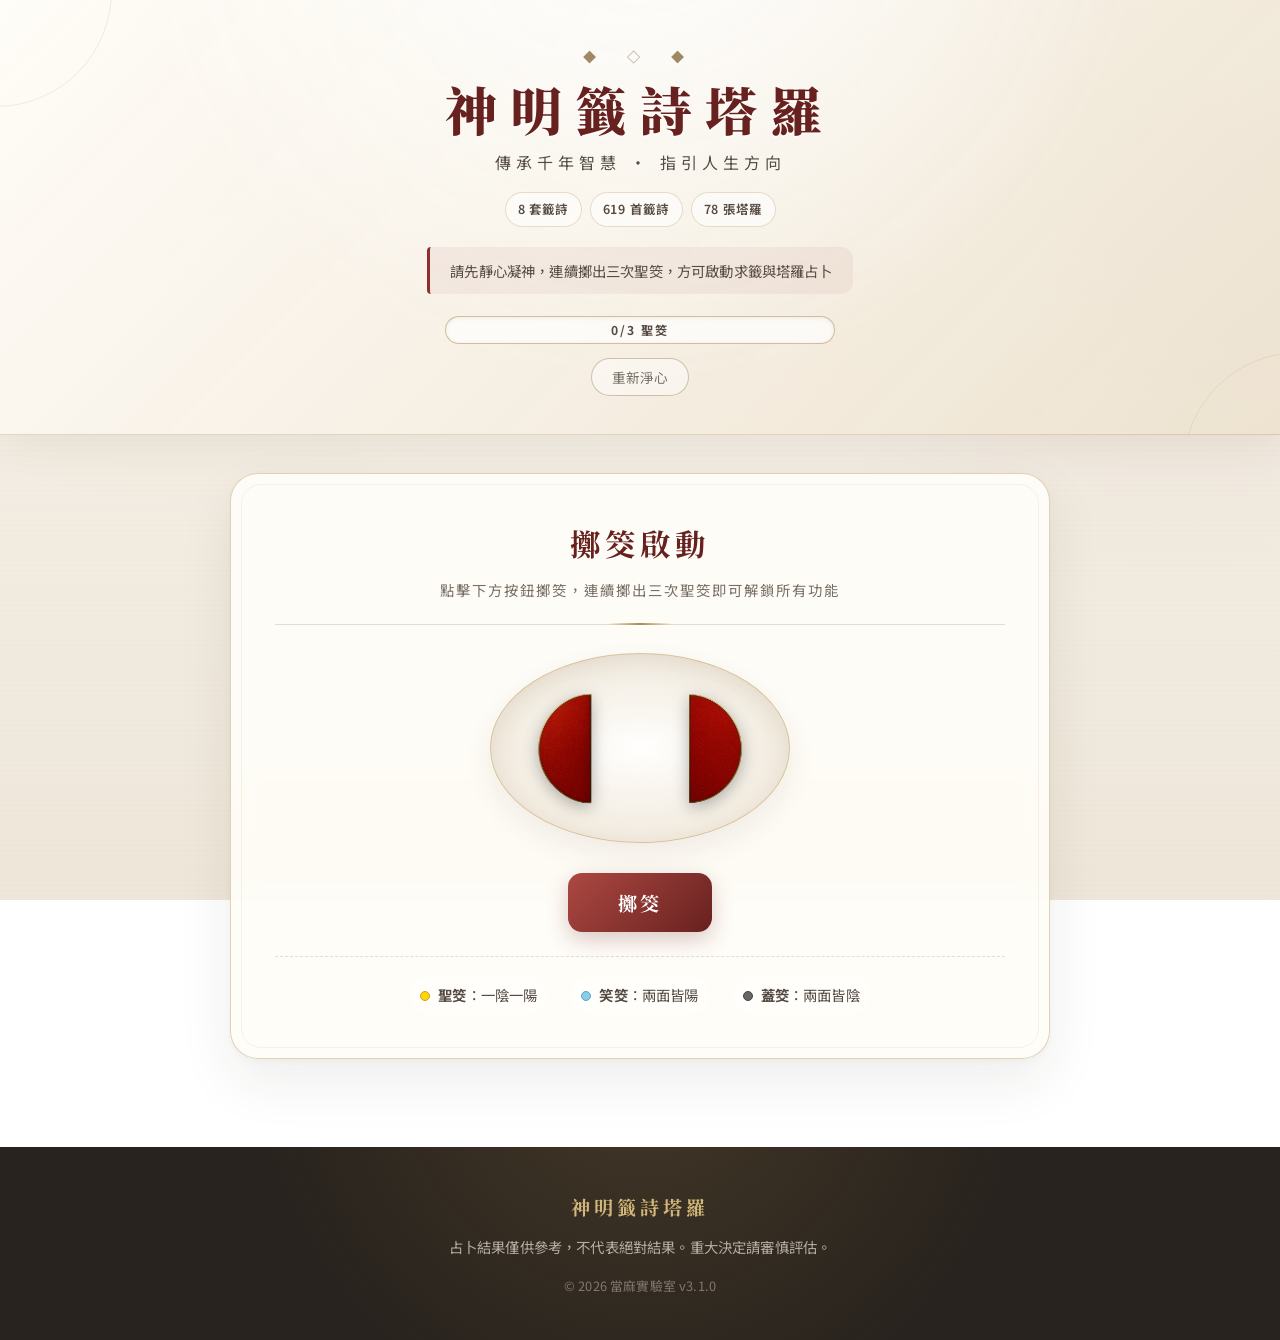
<file: index.html>
<!DOCTYPE html>
<html lang="zh-Hant">
<head>
    <meta charset="UTF-8">
    <meta name="viewport" content="width=device-width, initial-scale=1.0">
    <meta name="theme-color" content="#8d302d">
    <title>神明籤詩塔羅 - 台灣傳統籤詩占卜系統</title>
    <link rel="preconnect" href="https://fonts.googleapis.com">
    <link rel="preconnect" href="https://fonts.gstatic.com" crossorigin>
    <link href="https://fonts.googleapis.com/css2?family=Noto+Serif+TC:wght@400;600;700;900&family=Noto+Sans+TC:wght@300;400;500;700&display=swap" rel="stylesheet">
    <link rel="stylesheet" href="assets/css/app.css">
    <link rel="icon" type="image/x-icon" href="assets/images/favicon.ico">
    <link rel="icon" type="image/png" sizes="512x512" href="assets/images/icon.png">
    <link rel="apple-touch-icon" href="assets/images/icon.png">
</head>
<body>
    <!-- 首頁 Hero -->
    <header class="hero">
        <div class="hero-inner">
            <div class="hero-decoration">◆ ◇ ◆</div>
            <h1>神明籤詩塔羅</h1>
            <p class="subtitle">傳承千年智慧 · 指引人生方向</p>
            <div class="hero-stats" aria-label="內容統計">
                <span class="hero-stat">8 套籤詩</span>
                <span class="hero-stat">619 首籤詩</span>
                <span class="hero-stat">78 張塔羅</span>
            </div>
            <p class="hint">請先靜心凝神，連續擲出三次聖筊，方可啟動求籤與塔羅占卜</p>
            
            <!-- 進度條 -->
            <div class="progress-container">
                <div class="progress-fill" id="progress-fill"></div>
                <span class="progress-text" id="progress-text">0/3 聖筊</span>
            </div>
            
            <button id="btn-reset" class="btn-reset">重新淨心</button>
        </div>
    </header>

    <main class="container">
        <!-- 三聖筊啟動區 -->
        <section id="locked-section" class="card card-cup">
            <div class="card-header">
                <h2>擲筊啟動</h2>
                <p>點擊下方按鈕擲筊，連續擲出三次聖筊即可解鎖所有功能</p>
            </div>
            
            <div class="cup-stage">
                <div class="cup-pair">
                    <div class="jiao-wrapper" id="cup-left-wrapper">
                        <div class="jiao-inner">
                            <div class="jiao-side jiao-front">
                                <img src="assets/images/cup-left-back.png" alt="筊杯蓋面" class="jiao-img">
                            </div>
                            <div class="jiao-side jiao-back">
                                <img src="assets/images/cup-left.png" alt="筊杯陽面" class="jiao-img">
                            </div>
                        </div>
                    </div>
                    <div class="jiao-wrapper" id="cup-right-wrapper">
                        <div class="jiao-inner">
                            <div class="jiao-side jiao-front">
                                <img src="assets/images/cup-right-back.png" alt="筊杯蓋面" class="jiao-img">
                            </div>
                            <div class="jiao-side jiao-back">
                                <img src="assets/images/cup-right.png" alt="筊杯陽面" class="jiao-img">
                            </div>
                        </div>
                    </div>
                </div>
            </div>
            
            <button id="btn-throw-cup" class="btn btn-primary btn-large">擲筊</button>
            
            <div id="cup-result"></div>
            
            <div class="cup-instructions">
                <div class="instruction-item">
                    <span class="dot holy"></span>
                    <span><strong>聖筊</strong>：一陰一陽</span>
                </div>
                <div class="instruction-item">
                    <span class="dot laugh"></span>
                    <span><strong>笑筊</strong>：兩面皆陽</span>
                </div>
                <div class="instruction-item">
                    <span class="dot yin"></span>
                    <span><strong>蓋筊</strong>：兩面皆陰</span>
                </div>
            </div>
        </section>

        <!-- 已解鎖區域 -->
        <div id="unlocked-section" class="hidden">
            <!-- 求籤區 -->
            <section class="card card-fortune">
                <div class="card-header">
                    <div class="card-icon">🏯</div>
                    <h2>求籤問事</h2>
                    <p>誠心祈求，神明指引</p>
                </div>
                
                <div class="form-group">
                    <label for="fortune-system">選擇籤詩系統</label>
                    <select id="fortune-system">
                        <!-- 動態載入 -->
                    </select>
                </div>
                
                <div class="text-center">
                    <button id="btn-draw-fortune" class="btn btn-primary btn-large">誠心求籤</button>
                </div>
                
                <div class="canvas-container">
                    <canvas id="fortune-canvas" width="800" height="1000" class="fortune-canvas"></canvas>
                </div>
                
                <div id="fortune-result"></div>
            </section>

            <!-- 塔羅占卜區 -->
            <section class="card card-tarot">
                <div class="card-header">
                    <div class="card-icon">🔮</div>
                    <h2>塔羅占卜</h2>
                    <p>探索內心，指引方向</p>
                </div>
                
                <div class="form-row">
                    <div class="form-group">
                        <label for="tarot-spread">選擇牌陣</label>
                        <select id="tarot-spread">
                            <!-- 動態載入 -->
                        </select>
                    </div>
                    <div class="form-group">
                        <label for="tarot-question">您的問題（選填）</label>
                        <input type="text" id="tarot-question" placeholder="請輸入您想問的問題...">
                    </div>
                </div>
                
                <div class="text-center">
                    <button id="btn-draw-tarot" class="btn btn-tarot btn-large">抽牌占卜</button>
                </div>
                
                <div id="tarot-canvas-container" class="canvas-container"></div>
                <div id="tarot-result"></div>
            </section>

            <!-- 資料總表區 -->
            <section class="card card-data">
                <div class="card-header">
                    <div class="card-icon">📊</div>
                    <h2>資料總表</h2>
                    <p>完整籤詩系統與塔羅牌資料</p>
                </div>
                
                <div class="table-responsive">
                    <table class="data-table">
                        <thead>
                            <tr>
                                <th>體系</th>
                                <th>張數</th>
                                <th>狀態</th>
                            </tr>
                        </thead>
                        <tbody>
                            <tr><td>觀音一百籤</td><td>100</td><td><span class="badge badge-success">完成</span></td></tr>
                            <tr><td>關聖帝君一百籤</td><td>100</td><td><span class="badge badge-success">完成</span></td></tr>
                            <tr><td>六十甲子籤</td><td>60</td><td><span class="badge badge-success">完成</span></td></tr>
                            <tr><td>四聖真君靈籤</td><td>49</td><td><span class="badge badge-success">完成</span></td></tr>
                            <tr><td>扶天廣聖如意靈籤</td><td>120</td><td><span class="badge badge-success">完成</span></td></tr>
                            <tr><td>註生娘娘靈籤</td><td>30</td><td><span class="badge badge-success">完成</span></td></tr>
                            <tr><td>保生大帝六十籤（大龍峒保安宮版）</td><td>60</td><td><span class="badge badge-success">完成</span></td></tr>
                            <tr><td>媽祖天后宮一百籤（澎湖天后宮版）</td><td>100</td><td><span class="badge badge-success">完成</span></td></tr>
                            <tr><td>偉特塔羅</td><td>78</td><td><span class="badge badge-success">完成</span></td></tr>
                        </tbody>
                    </table>
                </div>
            </section>
        </div>
    </main>

    <!-- 頁腳 -->
    <footer class="footer">
        <div class="footer-inner">
            <p class="footer-title">神明籤詩塔羅</p>
            <p class="footer-desc">占卜結果僅供參考，不代表絕對結果。重大決定請審慎評估。</p>
            <p class="footer-copy">© 2026 當麻實驗室 v3.1.0</p>
        </div>
    </footer>

    <!-- JavaScript -->
    <script src="assets/js/random-engine.js?v=260716175615"></script>
    <script src="assets/js/state.js?v=260716175615"></script>
    <script src="assets/js/fortune-catalog.js"></script>
    <script src="assets/js/safety-warnings.js"></script>
    <script src="assets/js/semantic-readings-data.js"></script>
    <script src="assets/js/guanyin-100-data.js?v=260716175615"></script>
    <script src="assets/js/liushi-60-data.js?v=260716175615"></script>
    <script src="assets/js/guandi-100-data.js?v=260716175615"></script>
    <script src="assets/js/sizhen-49-data.js?v=260716175615"></script>
    <script src="assets/js/futian-120-data.js?v=260716175615"></script>
    <script src="assets/js/zhusheng-30-data.js?v=260716175615"></script>
    <script src="assets/js/baosheng-60-data.js?v=260716175615"></script>
    <script src="assets/js/tianhou-100-data.js?v=260716175615"></script>
    <script src="assets/js/fortune-engine.js?v=260716175615"></script>
    <script src="assets/js/tarot-engine.js?v=260716175615"></script>
    <script src="assets/js/fortune-canvas.js?v=260716175615"></script>
    <script src="assets/js/tarot-canvas.js?v=260716175615"></script>
    <script src="assets/js/ui-renderer.js?v=260716175615"></script>
    <script>
        async function initApp() {
            console.log('=== Initializing app ===');
            try {
                console.log('1. Loading fortune systems...');
                await FortuneEngine.init();
                console.log('   Fortune systems loaded:', FortuneEngine.getSystems()?.length || 0);
                
                console.log('2. Loading tarot data...');
                await TarotEngine.init();
                console.log('   Tarot cards loaded:', TarotEngine.cards?.length || 0);
                
                console.log('3. Initializing UI...');
                UIRenderer.init();
                
                console.log('4. Force updating selects...');
                UIRenderer.updateFortuneSystemSelect();
                UIRenderer.updateTarotSpreadSelect();
                
                console.log('=== App initialized successfully! ===');
            } catch (e) {
                console.error('Failed to initialize app:', e);
                alert('初始化失敗，請重新整理頁面。錯誤: ' + e.message);
            }
        }
        document.addEventListener('DOMContentLoaded', initApp);
    </script>
</body>
</html>
</file>
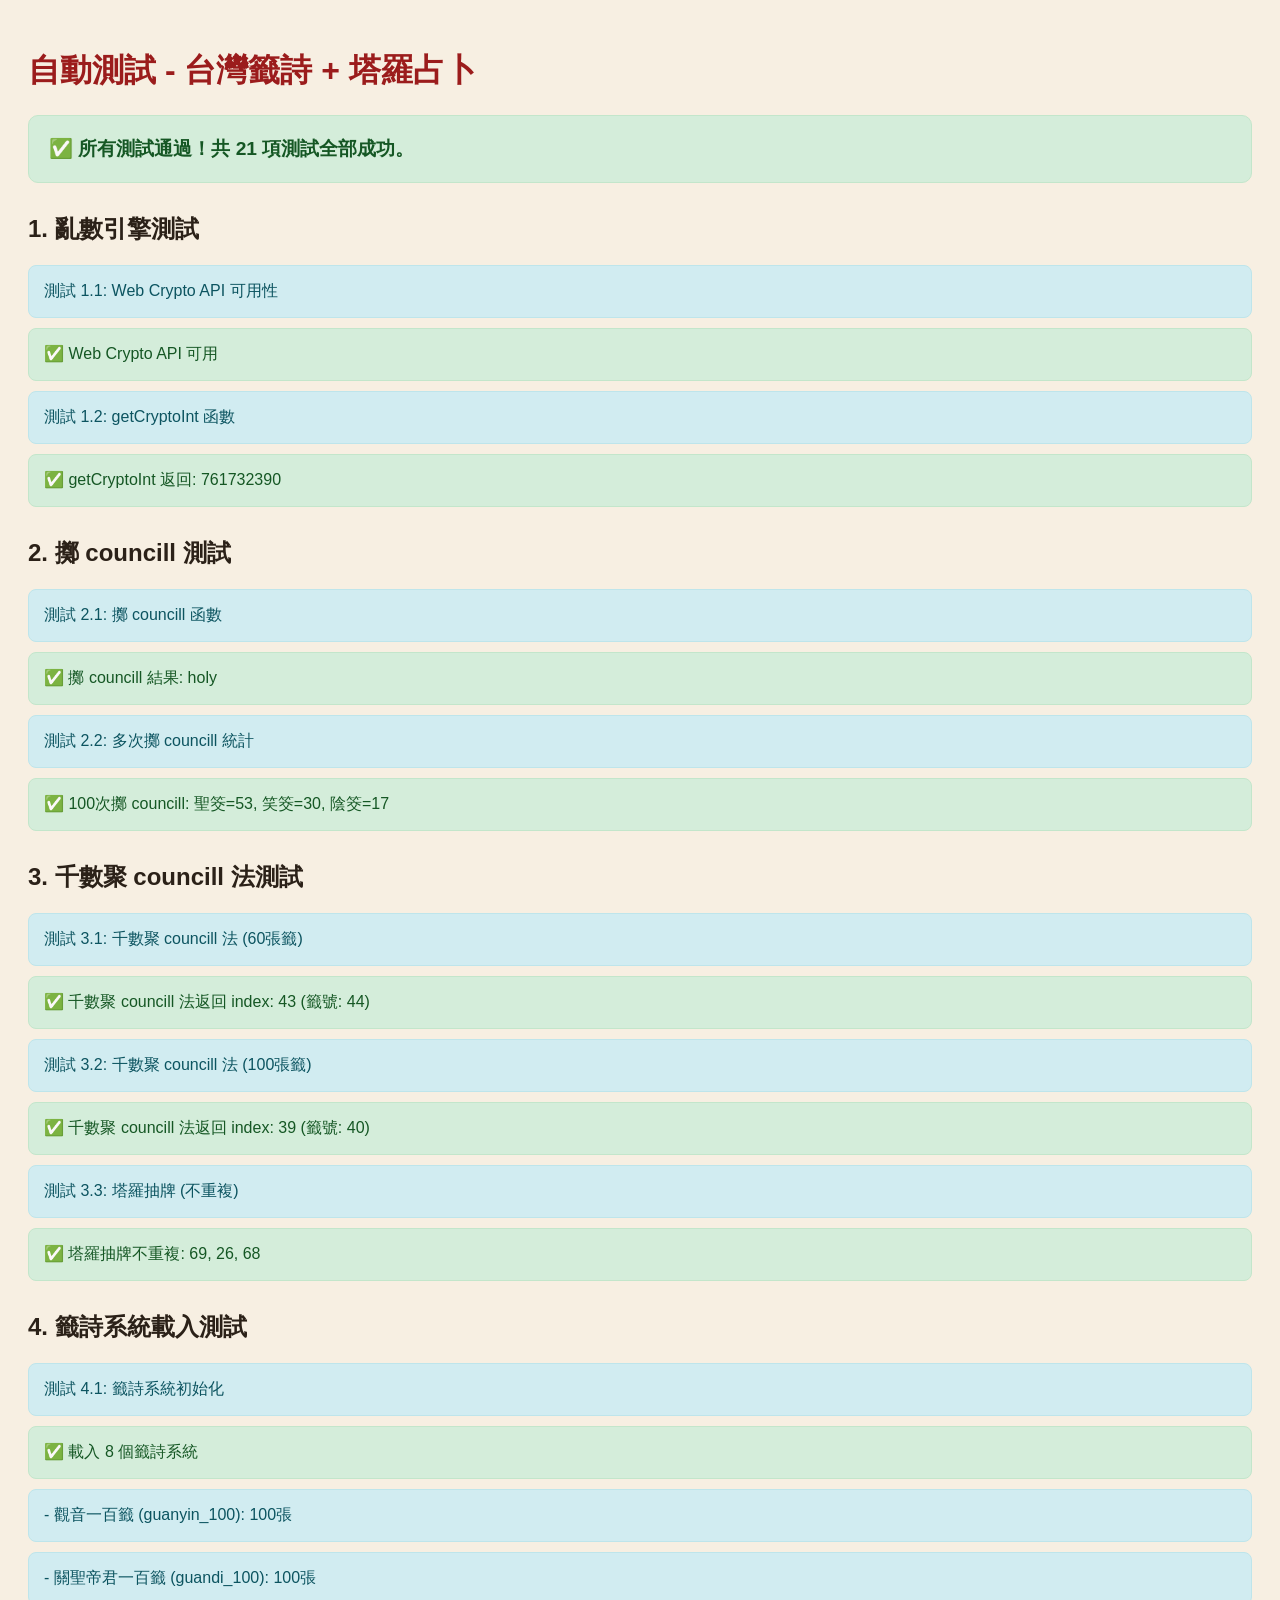
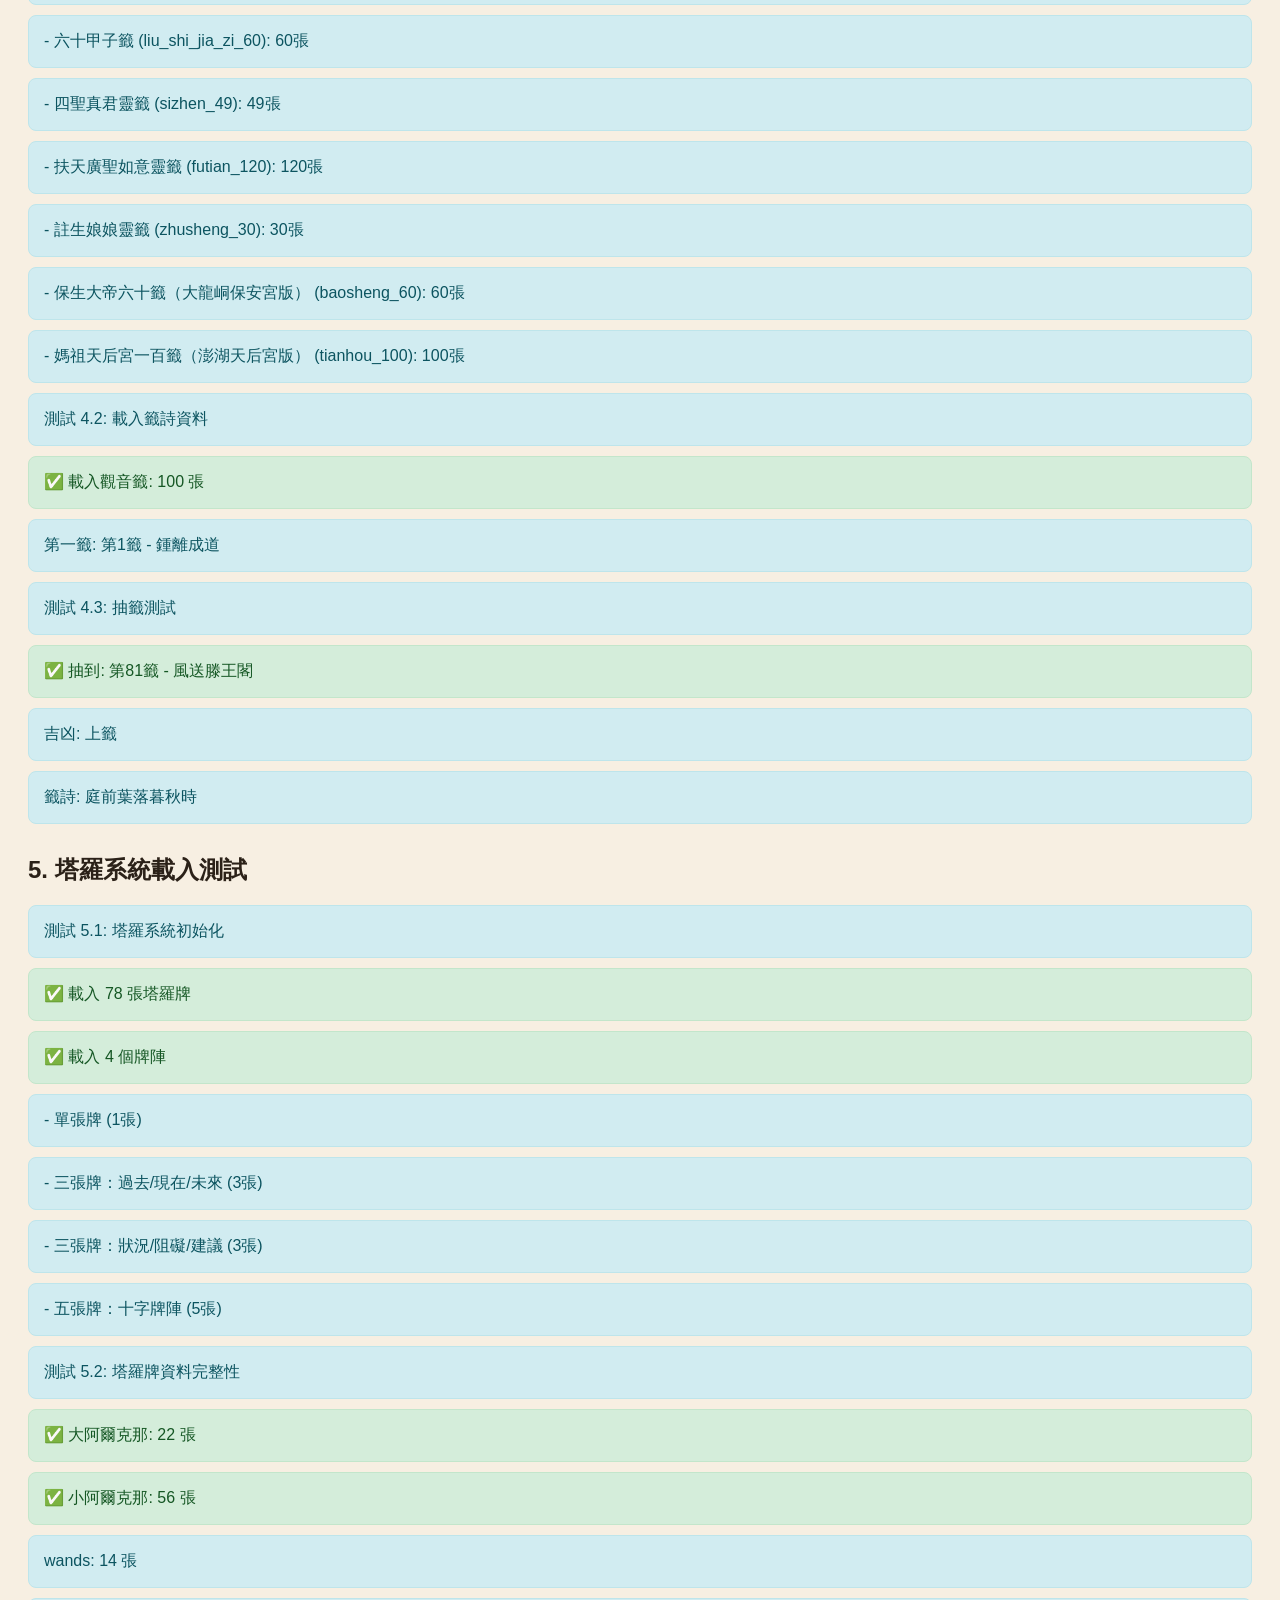
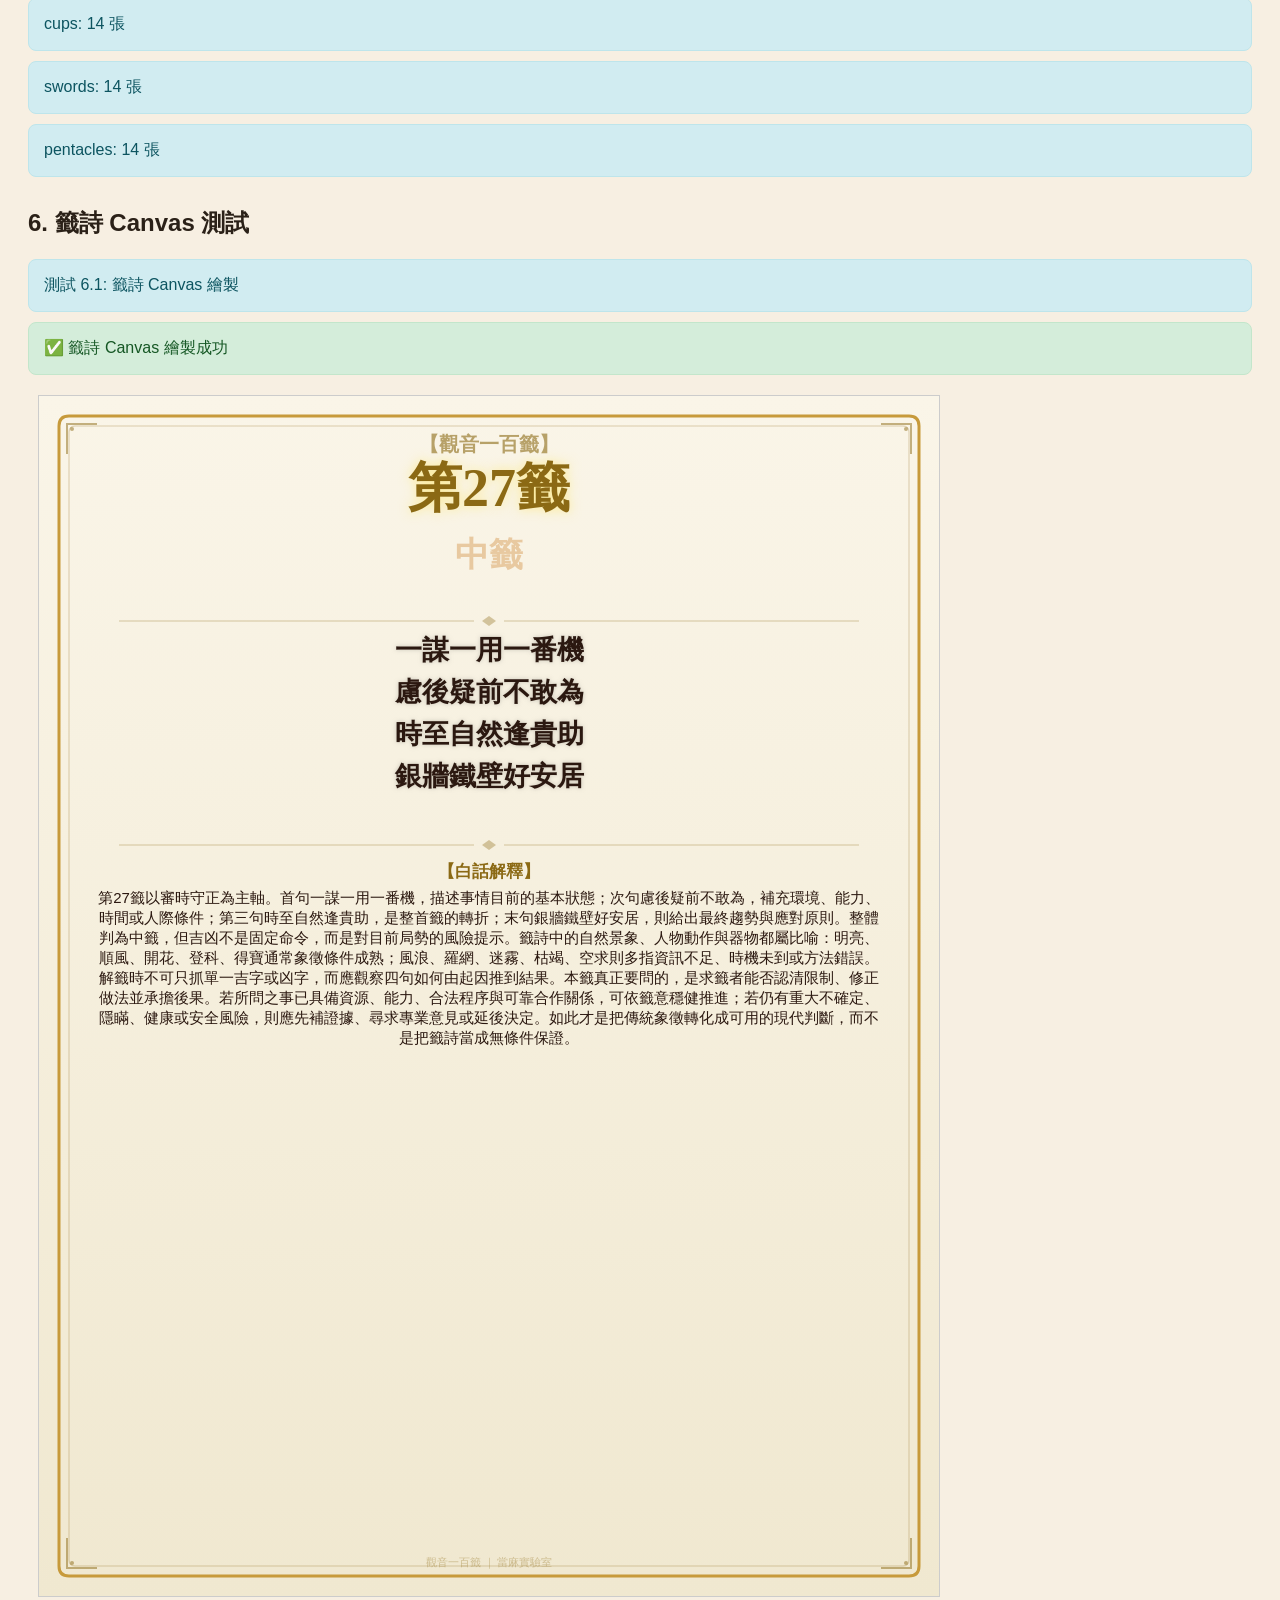
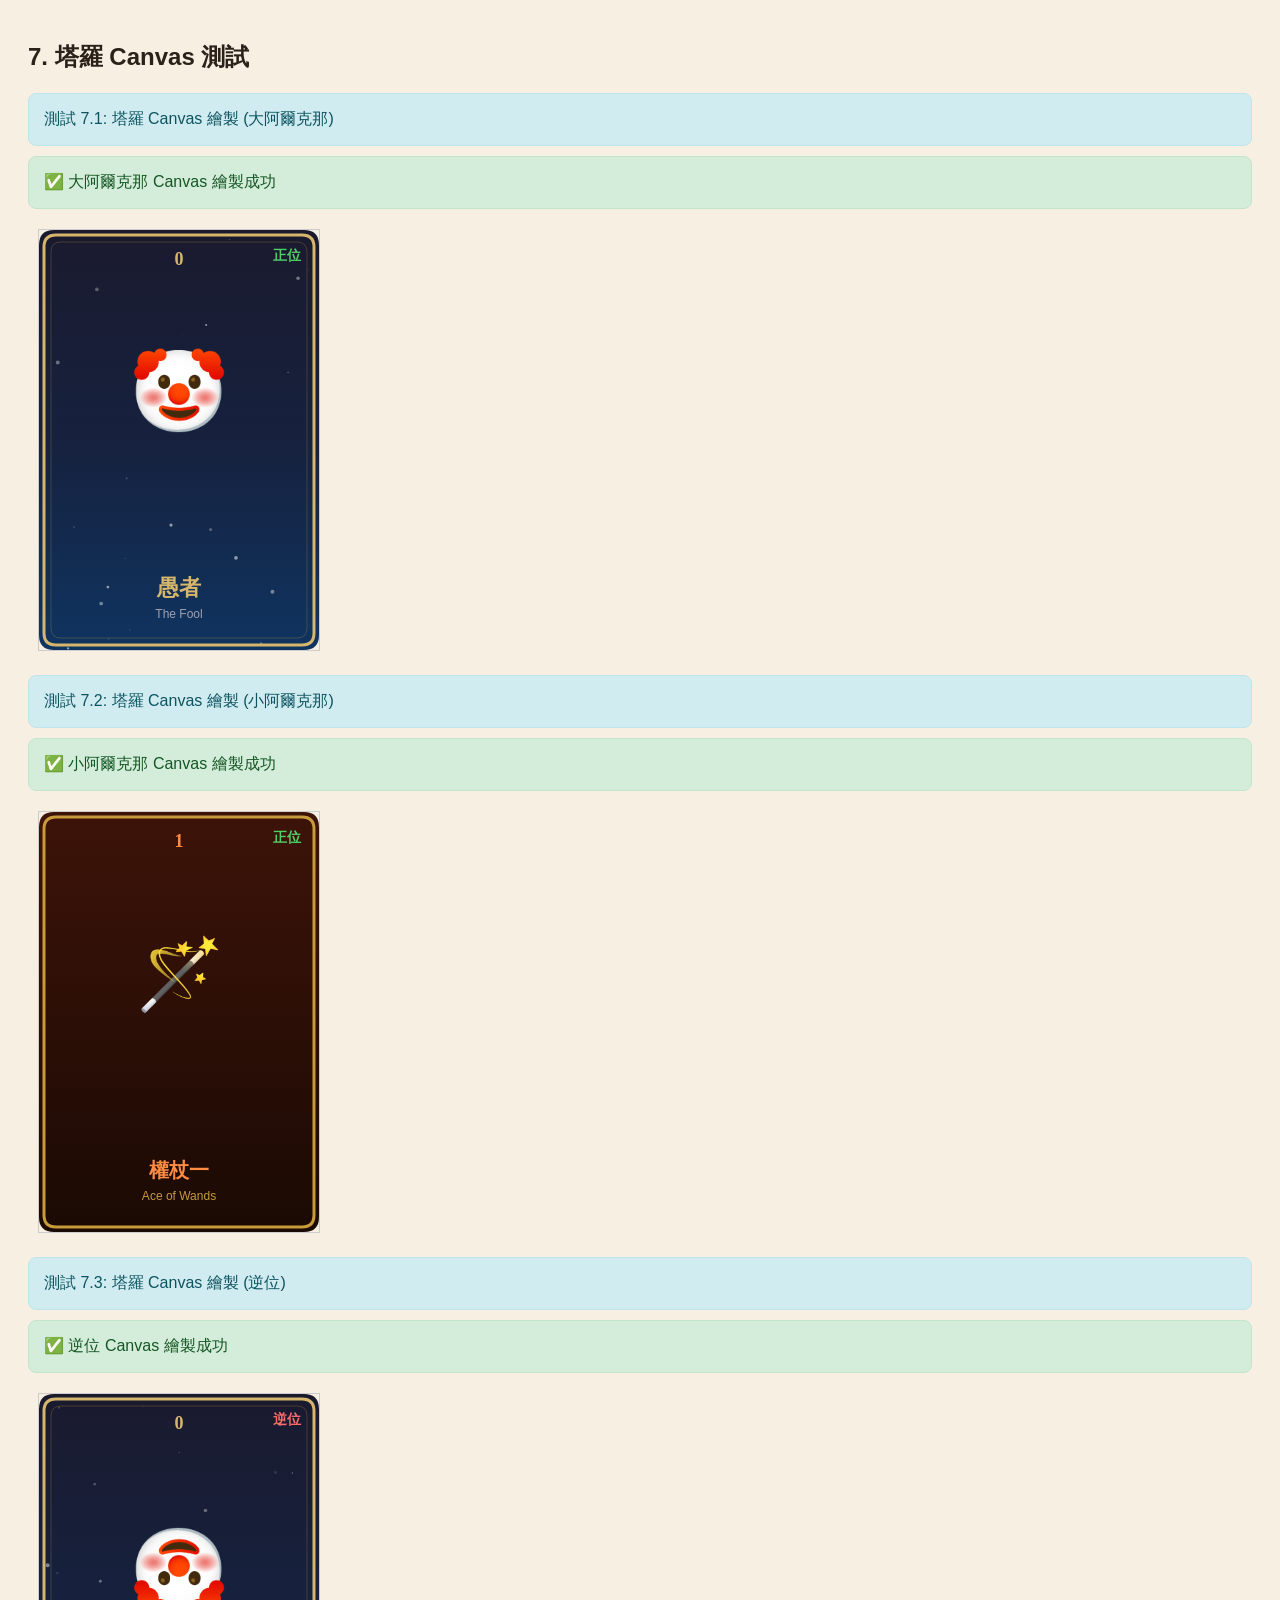
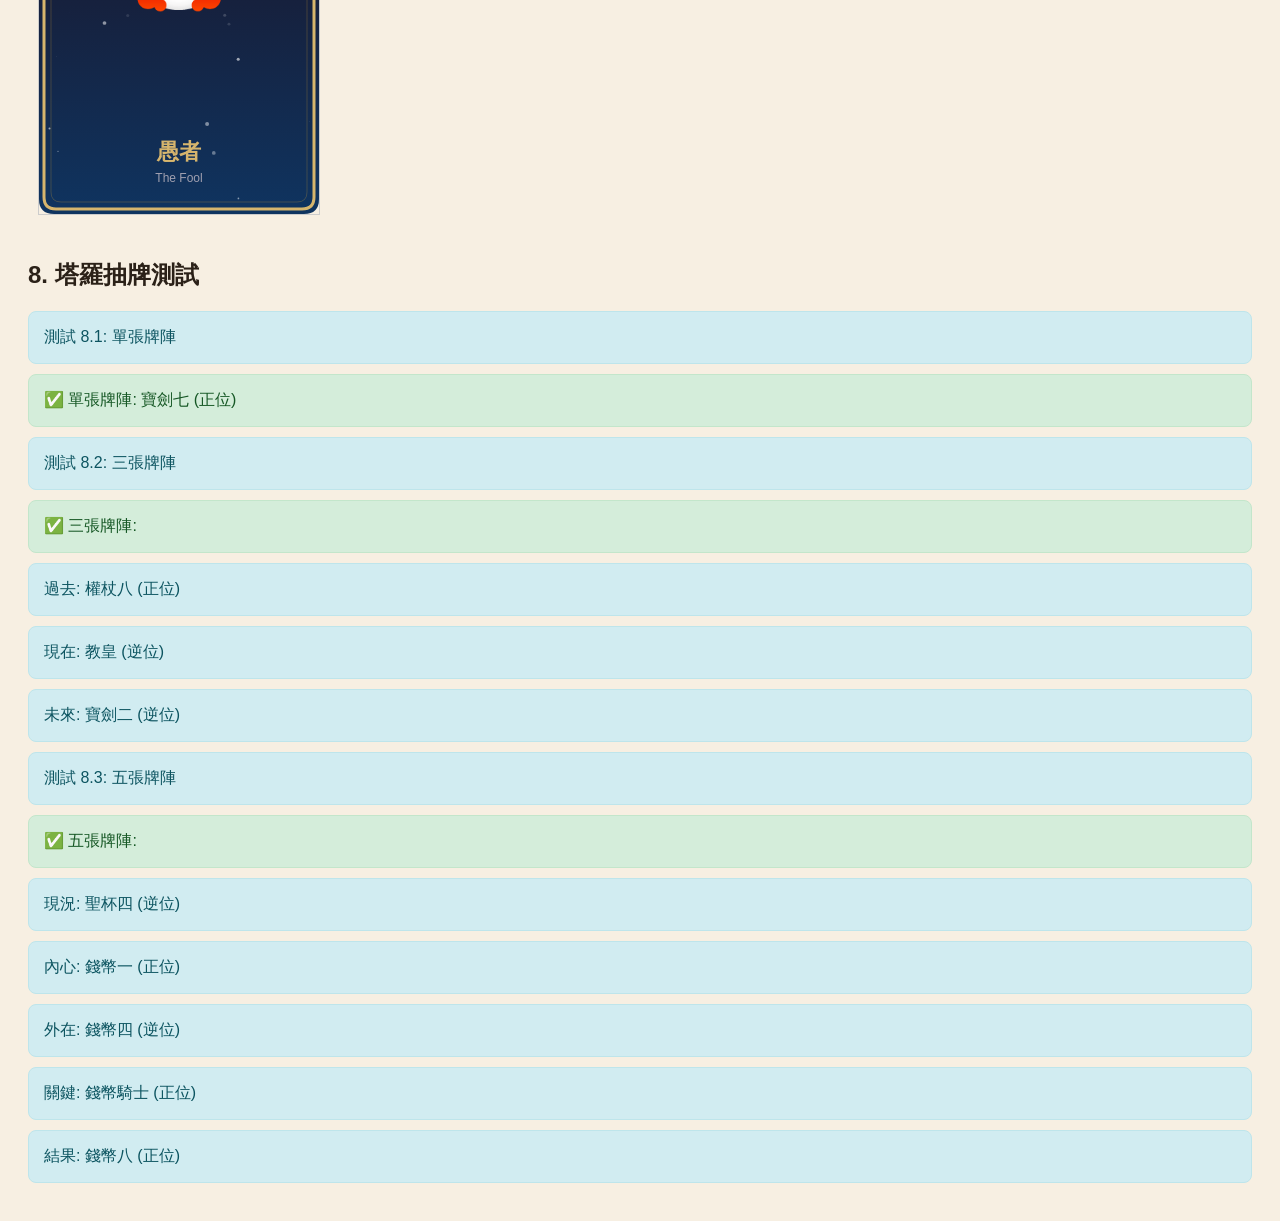
<file: test.html>
<!DOCTYPE html>
<html lang="zh-Hant">
<head>
    <meta charset="UTF-8">
    <meta name="viewport" content="width=device-width, initial-scale=1.0">
    <title>自動測試 - 台灣籤詩 + 塔羅占卜</title>
    <style>
        body { font-family: 'Noto Sans TC', sans-serif; padding: 20px; background: #f7efe2; }
        .test-result { margin: 10px 0; padding: 15px; border-radius: 8px; }
        .pass { background: #d4edda; color: #155724; border: 1px solid #c3e6cb; }
        .fail { background: #f8d7da; color: #721c24; border: 1px solid #f5c6cb; }
        .info { background: #d1ecf1; color: #0c5460; border: 1px solid #bee5eb; }
        h1 { color: #9b1c1c; }
        h2 { color: #2b2118; margin-top: 30px; }
        canvas { border: 1px solid #ccc; margin: 10px; }
        #test-summary { font-size: 1.2em; font-weight: bold; margin: 20px 0; padding: 20px; border-radius: 10px; }
    </style>
</head>
<body>
    <h1>自動測試 - 台灣籤詩 + 塔羅占卜</h1>
    
    <div id="test-summary"></div>
    
    <h2>1. 亂數引擎測試</h2>
    <div id="test-random"></div>
    
    <h2>2. 擲 councill 測試</h2>
    <div id="test-cup"></div>
    
    <h2>3. 千數聚 councill 法測試</h2>
    <div id="test-thousand"></div>
    
    <h2>4. 籤詩系統載入測試</h2>
    <div id="test-fortune"></div>
    
    <h2>5. 塔羅系統載入測試</h2>
    <div id="test-tarot"></div>
    
    <h2>6. 籤詩 Canvas 測試</h2>
    <div id="test-fortune-canvas"></div>
    
    <h2>7. 塔羅 Canvas 測試</h2>
    <div id="test-tarot-canvas"></div>
    
    <h2>8. 塔羅抽牌測試</h2>
    <div id="test-tarot-draw"></div>

    <script src="assets/js/random-engine.js"></script>
    <script src="assets/js/state.js"></script>
    <script src="assets/js/fortune-catalog.js"></script>
    <script src="assets/js/safety-warnings.js"></script>
    <script src="assets/js/guanyin-100-data.js"></script>
    <script src="assets/js/guandi-100-data.js"></script>
    <script src="assets/js/liushi-60-data.js"></script>
    <script src="assets/js/sizhen-49-data.js"></script>
    <script src="assets/js/futian-120-data.js"></script>
    <script src="assets/js/zhusheng-30-data.js"></script>
    <script src="assets/js/baosheng-60-data.js"></script>
    <script src="assets/js/tianhou-100-data.js"></script>
    <script src="assets/js/fortune-engine.js"></script>
    <script src="assets/js/tarot-engine.js"></script>
    <script src="assets/js/fortune-canvas.js"></script>
    <script src="assets/js/tarot-canvas.js"></script>
    <script>
        let totalTests = 0;
        let passedTests = 0;
        let failedTests = 0;

        function log(elementId, message, type = 'info') {
            const div = document.getElementById(elementId);
            const result = document.createElement('div');
            result.className = `test-result ${type}`;
            result.textContent = message;
            div.appendChild(result);
            totalTests++;
            if (type === 'pass') passedTests++;
            if (type === 'fail') failedTests++;
        }

        async function runTests() {
            // Test 1: Random Engine
            log('test-random', '測試 1.1: Web Crypto API 可用性', 'info');
            try {
                const arr = new Uint32Array(1);
                crypto.getRandomValues(arr);
                log('test-random', '✅ Web Crypto API 可用', 'pass');
            } catch (e) {
                log('test-random', '❌ Web Crypto API 不可用: ' + e.message, 'fail');
            }

            log('test-random', '測試 1.2: getCryptoInt 函數', 'info');
            try {
                const num = RandomEngine.getCryptoInt();
                log('test-random', `✅ getCryptoInt 返回: ${num}`, 'pass');
            } catch (e) {
                log('test-random', '❌ getCryptoInt 失敗: ' + e.message, 'fail');
            }

            // Test 2: Cup Throwing
            log('test-cup', '測試 2.1: 擲 councill 函數', 'info');
            try {
                const result = RandomEngine.throwCup();
                if (['holy', 'laugh', 'yin'].includes(result)) {
                    log('test-cup', `✅ 擲 councill 結果: ${result}`, 'pass');
                } else {
                    log('test-cup', '❌ 擲 councill 結果無效: ' + result, 'fail');
                }
            } catch (e) {
                log('test-cup', '❌ 擲 councill 失敗: ' + e.message, 'fail');
            }

            log('test-cup', '測試 2.2: 多次擲 councill 統計', 'info');
            try {
                const results = { holy: 0, laugh: 0, yin: 0 };
                for (let i = 0; i < 100; i++) {
                    results[RandomEngine.throwCup()]++;
                }
                log('test-cup', `✅ 100次擲 councill: 聖筊=${results.holy}, 笑筊=${results.laugh}, 陰筊=${results.yin}`, 'pass');
            } catch (e) {
                log('test-cup', '❌ 多次擲 councill 失敗: ' + e.message, 'fail');
            }

            // Test 3: Thousand Mode
            log('test-thousand', '測試 3.1: 千數聚 councill 法 (60張籤)', 'info');
            try {
                const index = RandomEngine.drawByThousandMode(60);
                if (index >= 0 && index < 60) {
                    log('test-thousand', `✅ 千數聚 councill 法返回 index: ${index} (籤號: ${index + 1})`, 'pass');
                } else {
                    log('test-thousand', '❌ 千數聚 councill 法返回無效 index: ' + index, 'fail');
                }
            } catch (e) {
                log('test-thousand', '❌ 千數聚 councill 法失敗: ' + e.message, 'fail');
            }

            log('test-thousand', '測試 3.2: 千數聚 councill 法 (100張籤)', 'info');
            try {
                const index = RandomEngine.drawByThousandMode(100);
                if (index >= 0 && index < 100) {
                    log('test-thousand', `✅ 千數聚 councill 法返回 index: ${index} (籤號: ${index + 1})`, 'pass');
                } else {
                    log('test-thousand', '❌ 千數聚 councill 法返回無效 index: ' + index, 'fail');
                }
            } catch (e) {
                log('test-thousand', '❌ 千數聚 councill 法失敗: ' + e.message, 'fail');
            }

            log('test-thousand', '測試 3.3: 塔羅抽牌 (不重複)', 'info');
            try {
                const cards = RandomEngine.drawTarotCards(3, 78);
                const indices = cards.map(c => c.index);
                const uniqueIndices = [...new Set(indices)];
                if (indices.length === uniqueIndices.length) {
                    log('test-thousand', `✅ 塔羅抽牌不重複: ${indices.join(', ')}`, 'pass');
                } else {
                    log('test-thousand', '❌ 塔羅抽牌有重複: ' + indices.join(', '), 'fail');
                }
            } catch (e) {
                log('test-thousand', '❌ 塔羅抽牌失敗: ' + e.message, 'fail');
            }

            // Test 4: Fortune Systems
            log('test-fortune', '測試 4.1: 籤詩系統初始化', 'info');
            try {
                await FortuneEngine.init();
                const systems = FortuneEngine.getSystems();
                if (systems.length === 8 && systems.reduce((sum, item) => sum + item.total, 0) === 619) {
                    log('test-fortune', `✅ 載入 ${systems.length} 個籤詩系統`, 'pass');
                    systems.forEach(s => {
                        log('test-fortune', `   - ${s.name} (${s.systemId}): ${s.total}張`, 'info');
                    });
                } else {
                    log('test-fortune', '❌ 沒有載入任何籤詩系統', 'fail');
                }
            } catch (e) {
                log('test-fortune', '❌ 籤詩系統初始化失敗: ' + e.message, 'fail');
            }

            log('test-fortune', '測試 4.2: 載入籤詩資料', 'info');
            try {
                const data = await FortuneEngine.loadFortuneData('guanyin_100');
                if (data && data.items && data.items.length > 0) {
                    log('test-fortune', `✅ 載入觀音籤: ${data.items.length} 張`, 'pass');
                    log('test-fortune', `   第一籤: ${data.items[0].displayNo} - ${data.items[0].title}`, 'info');
                } else {
                    log('test-fortune', '❌ 沒有載入籤詩資料', 'fail');
                }
            } catch (e) {
                log('test-fortune', '❌ 載入籤詩資料失敗: ' + e.message, 'fail');
            }

            log('test-fortune', '測試 4.3: 抽籤測試', 'info');
            try {
                const fortune = await FortuneEngine.drawFortune('guanyin_100');
                if (fortune && fortune.no && fortune.poem) {
                    log('test-fortune', `✅ 抽到: ${fortune.displayNo} - ${fortune.title}`, 'pass');
                    log('test-fortune', `   吉凶: ${fortune.level}`, 'info');
                    log('test-fortune', `   籤詩: ${fortune.poem[0]}`, 'info');
                } else {
                    log('test-fortune', '❌ 抽籤結果無效', 'fail');
                }
            } catch (e) {
                log('test-fortune', '❌ 抽籤失敗: ' + e.message, 'fail');
            }

            // Test 5: Tarot Systems
            log('test-tarot', '測試 5.1: 塔羅系統初始化', 'info');
            try {
                await TarotEngine.init();
                const cards = TarotEngine.cards;
                const spreads = TarotEngine.getSpreads();
                if (cards && cards.length === 78) {
                    log('test-tarot', `✅ 載入 ${cards.length} 張塔羅牌`, 'pass');
                } else {
                    log('test-tarot', `❌ 塔羅牌數量不正確: ${cards ? cards.length : 0}`, 'fail');
                }
                if (spreads && spreads.length > 0) {
                    log('test-tarot', `✅ 載入 ${spreads.length} 個牌陣`, 'pass');
                    spreads.forEach(s => {
                        log('test-tarot', `   - ${s.name} (${s.positions.length}張)`, 'info');
                    });
                } else {
                    log('test-tarot', '❌ 沒有載入任何牌陣', 'fail');
                }
            } catch (e) {
                log('test-tarot', '❌ 塔羅系統初始化失敗: ' + e.message, 'fail');
            }

            log('test-tarot', '測試 5.2: 塔羅牌資料完整性', 'info');
            try {
                const majorCount = TarotEngine.cards.filter(c => c.arcana === 'major').length;
                const minorCount = TarotEngine.cards.filter(c => c.arcana === 'minor').length;
                log('test-tarot', `✅ 大阿爾克那: ${majorCount} 張`, 'pass');
                log('test-tarot', `✅ 小阿爾克那: ${minorCount} 張`, 'pass');
                
                const suits = ['wands', 'cups', 'swords', 'pentacles'];
                suits.forEach(suit => {
                    const count = TarotEngine.cards.filter(c => c.suit === suit).length;
                    log('test-tarot', `   ${suit}: ${count} 張`, 'info');
                });
            } catch (e) {
                log('test-tarot', '❌ 塔羅牌資料完整性檢查失敗: ' + e.message, 'fail');
            }

            // Test 6: Fortune Canvas
            log('test-fortune-canvas', '測試 6.1: 籤詩 Canvas 繪製', 'info');
            try {
                const canvas = document.createElement('canvas');
                canvas.width = 900;
                canvas.height = 1200;
                const fortune = await FortuneEngine.drawFortune('guanyin_100');
                const system = FortuneEngine.getSystemInfo('guanyin_100');
                FortuneCanvas.draw(canvas, fortune, system, 'gold_lotus_ink');
                log('test-fortune-canvas', '✅ 籤詩 Canvas 繪製成功', 'pass');
                document.getElementById('test-fortune-canvas').appendChild(canvas);
            } catch (e) {
                log('test-fortune-canvas', '❌ 籤詩 Canvas 繪製失敗: ' + e.message, 'fail');
            }

            // Test 7: Tarot Canvas
            log('test-tarot-canvas', '測試 7.1: 塔羅 Canvas 繪製 (大阿爾克那)', 'info');
            try {
                const canvas = document.createElement('canvas');
                canvas.width = 280;
                canvas.height = 420;
                const fool = TarotEngine.cards.find(c => c.id === 'major_00_fool');
                TarotCanvas.draw(canvas, fool, false);
                log('test-tarot-canvas', '✅ 大阿爾克那 Canvas 繪製成功', 'pass');
                document.getElementById('test-tarot-canvas').appendChild(canvas);
            } catch (e) {
                log('test-tarot-canvas', '❌ 大阿爾克那 Canvas 繪製失敗: ' + e.message, 'fail');
            }

            log('test-tarot-canvas', '測試 7.2: 塔羅 Canvas 繪製 (小阿爾克那)', 'info');
            try {
                const canvas = document.createElement('canvas');
                canvas.width = 280;
                canvas.height = 420;
                const aceWands = TarotEngine.cards.find(c => c.id === 'wands_01');
                TarotCanvas.draw(canvas, aceWands, false);
                log('test-tarot-canvas', '✅ 小阿爾克那 Canvas 繪製成功', 'pass');
                document.getElementById('test-tarot-canvas').appendChild(canvas);
            } catch (e) {
                log('test-tarot-canvas', '❌ 小阿爾克那 Canvas 繪製失敗: ' + e.message, 'fail');
            }

            log('test-tarot-canvas', '測試 7.3: 塔羅 Canvas 繪製 (逆位)', 'info');
            try {
                const canvas = document.createElement('canvas');
                canvas.width = 280;
                canvas.height = 420;
                const fool = TarotEngine.cards.find(c => c.id === 'major_00_fool');
                TarotCanvas.draw(canvas, fool, true);
                log('test-tarot-canvas', '✅ 逆位 Canvas 繪製成功', 'pass');
                document.getElementById('test-tarot-canvas').appendChild(canvas);
            } catch (e) {
                log('test-tarot-canvas', '❌ 逆位 Canvas 繪製失敗: ' + e.message, 'fail');
            }

            // Test 8: Tarot Drawing
            log('test-tarot-draw', '測試 8.1: 單張牌陣', 'info');
            try {
                const results = await TarotEngine.drawCards('single');
                if (results && results.length === 1) {
                    log('test-tarot-draw', `✅ 單張牌陣: ${results[0].card.nameZh} (${results[0].isReversed ? '逆位' : '正位'})`, 'pass');
                } else {
                    log('test-tarot-draw', '❌ 單張牌陣結果無效', 'fail');
                }
            } catch (e) {
                log('test-tarot-draw', '❌ 單張牌陣失敗: ' + e.message, 'fail');
            }

            log('test-tarot-draw', '測試 8.2: 三張牌陣', 'info');
            try {
                const results = await TarotEngine.drawCards('three_past_present_future');
                if (results && results.length === 3) {
                    log('test-tarot-draw', `✅ 三張牌陣:`, 'pass');
                    results.forEach((r, i) => {
                        log('test-tarot-draw', `   ${r.position.name}: ${r.card.nameZh} (${r.isReversed ? '逆位' : '正位'})`, 'info');
                    });
                } else {
                    log('test-tarot-draw', '❌ 三張牌陣結果無效', 'fail');
                }
            } catch (e) {
                log('test-tarot-draw', '❌ 三張牌陣失敗: ' + e.message, 'fail');
            }

            log('test-tarot-draw', '測試 8.3: 五張牌陣', 'info');
            try {
                const results = await TarotEngine.drawCards('five_cross');
                if (results && results.length === 5) {
                    log('test-tarot-draw', `✅ 五張牌陣:`, 'pass');
                    results.forEach((r, i) => {
                        log('test-tarot-draw', `   ${r.position.name}: ${r.card.nameZh} (${r.isReversed ? '逆位' : '正位'})`, 'info');
                    });
                } else {
                    log('test-tarot-draw', '❌ 五張牌陣結果無效', 'fail');
                }
            } catch (e) {
                log('test-tarot-draw', '❌ 五張牌陣失敗: ' + e.message, 'fail');
            }

            // Summary
            const summary = document.getElementById('test-summary');
            if (failedTests === 0) {
                summary.className = 'test-result pass';
                summary.textContent = `✅ 所有測試通過！共 ${passedTests} 項測試全部成功。`;
            } else {
                summary.className = 'test-result fail';
                summary.textContent = `❌ 測試完成: ${passedTests} 通過, ${failedTests} 失敗, 共 ${totalTests} 項測試`;
            }
        }

        // 執行測試
        runTests();
    </script>
</body>
</html>
</file>
<file: assets/css/app.css>
/* 神明籤詩塔羅 - 中國風淺色樣式 */

@import url('https://fonts.googleapis.com/css2?family=Noto+Serif+TC:wght@400;600;700;900&family=Noto+Sans+TC:wght@300;400;500;700&display=swap');

/* ===== 變數 ===== */
:root {
    --bg: #faf6ef;
    --bg-card: #ffffff;
    --bg-secondary: #f5ece0;
    --red: #b71c1c;
    --red-dark: #8b0000;
    --red-light: #d32f2f;
    --gold: #c79a3b;
    --gold-dark: #8b6914;
    --gold-light: #d4a574;
    --ink: #2b1810;
    --ink-light: #5d4037;
    --gray: #8d6e63;
    --border: #e0d5c7;
    --shadow: rgba(0,0,0,0.08);
    --radius: 16px;
    --radius-sm: 10px;
    --radius-lg: 24px;
}

/* ===== 重設 ===== */
* { margin: 0; padding: 0; box-sizing: border-box; }

body {
    font-family: 'Noto Sans TC', 'Microsoft JhengHei', sans-serif;
    background: var(--bg);
    color: var(--ink);
    line-height: 1.7;
    min-height: 100vh;
}

/* ===== Hero ===== */
.hero {
    background: linear-gradient(180deg, #fff 0%, var(--bg-secondary) 100%);
    border-bottom: 3px solid var(--gold);
    padding: 50px 20px 40px;
    text-align: center;
}

.hero-inner {
    max-width: 600px;
    margin: 0 auto;
}

.hero-decoration {
    color: var(--red);
    font-size: 1.2rem;
    letter-spacing: 12px;
    margin-bottom: 16px;
    opacity: 0.5;
}

.hero h1 {
    font-family: 'Noto Serif TC', serif;
    font-size: 2.8rem;
    font-weight: 900;
    color: var(--red);
    letter-spacing: 10px;
    margin-bottom: 12px;
}

.hero .subtitle {
    font-size: 1.1rem;
    color: var(--ink-light);
    letter-spacing: 4px;
    margin-bottom: 24px;
}

.hero .hint {
    font-size: 0.95rem;
    color: var(--red);
    background: rgba(183,28,28,0.05);
    border: 1px solid rgba(183,28,28,0.15);
    border-radius: var(--radius-sm);
    padding: 14px 24px;
    display: inline-block;
    margin-bottom: 28px;
    line-height: 1.6;
}

/* 進度條 */
.progress-container {
    max-width: 360px;
    height: 32px;
    margin: 0 auto 20px;
    background: var(--bg-secondary);
    border-radius: 16px;
    border: 2px solid var(--gold);
    position: relative;
    overflow: hidden;
}

.progress-fill {
    height: 100%;
    width: 0%;
    background: linear-gradient(90deg, var(--red), var(--gold));
    transition: width 0.5s ease;
    border-radius: 14px;
}

.progress-text {
    position: absolute;
    inset: 0;
    display: flex;
    align-items: center;
    justify-content: center;
    font-size: 0.85rem;
    font-weight: 700;
    color: var(--ink);
    letter-spacing: 2px;
}

.btn-reset {
    background: transparent;
    border: 1px solid var(--gold);
    color: var(--gray);
    padding: 8px 20px;
    border-radius: 20px;
    font-size: 0.85rem;
    cursor: pointer;
    transition: all 0.3s;
    font-family: inherit;
}

.btn-reset:hover {
    background: var(--bg-secondary);
    color: var(--ink);
}

/* ===== Container ===== */
.container {
    max-width: 960px;
    margin: 0 auto;
    padding: 30px 20px;
}

/* ===== Card ===== */
.card {
    background: var(--bg-card);
    border-radius: var(--radius-lg);
    padding: 40px 35px;
    margin-bottom: 30px;
    box-shadow: 0 4px 20px var(--shadow);
    border: 1px solid var(--border);
}

.card-header {
    text-align: center;
    margin-bottom: 32px;
    padding-bottom: 24px;
    border-bottom: 2px solid var(--bg-secondary);
}

.card-icon {
    font-size: 2.5rem;
    margin-bottom: 12px;
}

.card-header h2 {
    font-family: 'Noto Serif TC', serif;
    font-size: 1.8rem;
    font-weight: 700;
    color: var(--red);
    letter-spacing: 6px;
    margin-bottom: 8px;
}

.card-header p {
    color: var(--gray);
    font-size: 0.95rem;
    letter-spacing: 2px;
}

/* ===== 擲筊區 ===== */
.card-cup {
    border-color: var(--gold);
    text-align: center;
}

.cup-stage {
    width: 280px;
    height: 200px;
    margin: 0 auto 30px;
    background: var(--bg-secondary);
    border-radius: 50%;
    border: 3px solid var(--gold);
    display: flex;
    align-items: center;
    justify-content: center;
    box-shadow: inset 0 4px 15px rgba(0,0,0,0.1);
}

.cup-pair {
    display: flex;
    gap: 30px;
    perspective: 800px;
}

.jiao-wrapper {
    width: 120px;
    height: 120px;
    position: relative;
    transform-style: preserve-3d;
    cursor: pointer;
}

.jiao-inner {
    width: 100%;
    height: 100%;
    position: relative;
    transform-style: preserve-3d;
    transition: transform 1.2s cubic-bezier(0.68, -0.55, 0.265, 1.55);
}

.jiao-side {
    position: absolute;
    inset: 0;
    backface-visibility: hidden;
    display: flex;
    align-items: center;
    justify-content: center;
}

.jiao-back { transform: rotateY(180deg); }

.jiao-img {
    width: 100%;
    height: 100%;
    object-fit: contain;
    filter: drop-shadow(0 4px 8px rgba(0,0,0,0.3));
    transition: transform 0.3s;
}

.jiao-wrapper:hover .jiao-img {
    transform: scale(1.08) translateY(-3px);
}

.jiao-wrapper.flipped .jiao-inner { transform: rotateY(180deg); }

@keyframes throwUp1 {
    0% { transform: translateY(0) rotate(0deg); }
    30% { transform: translateY(-100px) rotate(10deg); }
    60% { transform: translateY(-40px) rotate(-5deg); }
    100% { transform: translateY(0) rotate(0deg); }
}

@keyframes throwUp2 {
    0% { transform: translateY(0) rotate(0deg); }
    30% { transform: translateY(-110px) rotate(-12deg); }
    60% { transform: translateY(-30px) rotate(6deg); }
    100% { transform: translateY(0) rotate(0deg); }
}

.jiao-wrapper.throwing { animation: throwUp1 0.8s ease-out; }
.jiao-wrapper:nth-child(2).throwing { animation: throwUp2 0.8s ease-out 0.1s; }

/* 說明 */
.cup-instructions {
    display: flex;
    justify-content: center;
    gap: 30px;
    flex-wrap: wrap;
    margin-top: 24px;
    font-size: 0.9rem;
    color: var(--ink-light);
}

.instruction-item {
    display: flex;
    align-items: center;
    gap: 8px;
}

.dot {
    width: 14px;
    height: 14px;
    border-radius: 50%;
    border: 2px solid var(--border);
}

.dot.holy { background: #ffd700; border-color: #c79a3b; }
.dot.laugh { background: #87ceeb; border-color: #5ba3c9; }
.dot.yin { background: #666; border-color: #444; }

/* 結果 */
#cup-result {
    margin-top: 24px;
}

.cup-result-content {
    padding: 24px;
    border-radius: var(--radius);
    text-align: center;
}

.result-holy {
    background: linear-gradient(135deg, #fff8e1, #fff3cd);
    border: 2px solid #ffd700;
    color: #5d4e00;
}

.result-laugh {
    background: linear-gradient(135deg, #e3f2fd, #bbdefb);
    border: 2px solid #64b5f6;
    color: #1565c0;
}

.result-yin {
    background: linear-gradient(135deg, #efebe9, #d7ccc8);
    border: 2px solid #8d6e63;
    color: #4e342e;
}

.result-holy h3,
.result-laugh h3,
.result-yin h3 {
    font-family: 'Noto Serif TC', serif;
    font-size: 2rem;
    letter-spacing: 6px;
    margin-bottom: 10px;
}

.unlock-message {
    margin-top: 16px;
    padding: 14px;
    background: rgba(183,28,28,0.08);
    border-radius: var(--radius-sm);
    color: var(--red);
    font-weight: 600;
    letter-spacing: 2px;
}

/* ===== 按鈕 ===== */
.btn {
    display: inline-block;
    padding: 14px 36px;
    border: none;
    border-radius: 50px;
    font-family: 'Noto Serif TC', serif;
    font-size: 1.1rem;
    font-weight: 700;
    letter-spacing: 4px;
    cursor: pointer;
    transition: all 0.3s;
}

.btn-large {
    padding: 16px 50px;
    font-size: 1.2rem;
}

.btn-primary {
    background: linear-gradient(180deg, var(--red) 0%, var(--red-dark) 100%);
    color: #fff;
    box-shadow: 0 4px 15px rgba(183,28,28,0.3);
}

.btn-primary:hover {
    background: linear-gradient(180deg, var(--red-light) 0%, var(--red) 100%);
    transform: translateY(-2px);
    box-shadow: 0 8px 25px rgba(183,28,28,0.4);
}

.btn-primary:disabled {
    background: #ccc;
    box-shadow: none;
    cursor: not-allowed;
    transform: none;
}

.btn-tarot {
    background: linear-gradient(180deg, #5b4b8a 0%, #3a2d6a 100%);
    color: #fff;
    box-shadow: 0 4px 15px rgba(91,75,138,0.3);
}

.btn-tarot:hover {
    background: linear-gradient(180deg, #7e6cb5 0%, #5b4b8a 100%);
    transform: translateY(-2px);
}

.text-center { text-align: center; }

/* ===== 表單 ===== */
.form-row {
    display: grid;
    grid-template-columns: 1fr 1fr;
    gap: 20px;
    margin-bottom: 20px;
}

.form-group {
    margin-bottom: 20px;
}

.form-group label {
    display: block;
    font-size: 0.95rem;
    font-weight: 600;
    color: var(--ink);
    margin-bottom: 8px;
    letter-spacing: 1px;
}

.form-group select,
.form-group input {
    width: 100%;
    padding: 14px 18px;
    border: 2px solid var(--border);
    border-radius: var(--radius-sm);
    background: var(--bg);
    font-family: inherit;
    font-size: 1rem;
    color: var(--ink);
    transition: all 0.3s;
    appearance: none;
}

.form-group select {
    background-image: url("data:image/svg+xml,%3Csvg xmlns='http://www.w3.org/2000/svg' width='12' height='12' viewBox='0 0 12 12'%3E%3Cpath fill='%238b6914' d='M6 8L1 3h10z'/%3E%3C/svg%3E");
    background-repeat: no-repeat;
    background-position: right 16px center;
    padding-right: 40px;
    cursor: pointer;
}

.form-group select:focus,
.form-group input:focus {
    outline: none;
    border-color: var(--red);
    box-shadow: 0 0 0 4px rgba(183,28,28,0.08);
    background-color: #fff;
}

.form-group input::placeholder {
    color: var(--gray);
}

/* ===== Canvas ===== */
.canvas-container {
    margin: 28px 0;
    display: flex;
    justify-content: center;
    overflow-x: auto;
}

.fortune-canvas {
    border-radius: var(--radius);
    box-shadow: 0 4px 15px var(--shadow);
    max-width: 100%;
    height: auto;
}

/* ===== 表格 ===== */
.table-responsive {
    overflow-x: auto;
    margin-top: 20px;
}

.data-table {
    width: 100%;
    border-collapse: collapse;
}

.data-table th,
.data-table td {
    padding: 14px 18px;
    text-align: left;
    border-bottom: 1px solid var(--border);
}

.data-table th {
    background: var(--bg-secondary);
    font-weight: 600;
    color: var(--ink);
    font-size: 0.9rem;
    letter-spacing: 1px;
}

.data-table td {
    font-size: 0.95rem;
}

.data-table tr:hover td {
    background: rgba(199,154,59,0.05);
}

.badge {
    display: inline-block;
    padding: 4px 12px;
    border-radius: 20px;
    font-size: 0.8rem;
    font-weight: 600;
}

.badge-success {
    background: #e8f5e9;
    color: #2e7d32;
}

/* ===== Footer ===== */
.footer {
    background: var(--ink);
    color: var(--bg);
    padding: 40px 20px;
    text-align: center;
    margin-top: 40px;
}

.footer-inner {
    max-width: 600px;
    margin: 0 auto;
}

.footer-title {
    font-family: 'Noto Serif TC', serif;
    font-size: 1.2rem;
    font-weight: 700;
    letter-spacing: 4px;
    margin-bottom: 12px;
    color: var(--gold-light);
}

.footer-desc {
    font-size: 0.9rem;
    color: #aaa;
    margin-bottom: 16px;
    line-height: 1.6;
}

.footer-copy {
    font-size: 0.8rem;
    color: #666;
}

/* ===== Hidden ===== */
.hidden { display: none !important; }

/* ===== 籤詩結果 ===== */
#fortune-result {
    margin-top: 30px;
}

.fortune-result-card {
    background: var(--bg-card);
    border-radius: var(--radius-lg);
    border: 2px solid var(--border);
    overflow: hidden;
    box-shadow: 0 8px 30px var(--shadow);
}

.fortune-result-header {
    background: linear-gradient(135deg, var(--red) 0%, var(--red-dark) 100%);
    color: #fff;
    padding: 24px 30px;
    display: flex;
    align-items: center;
    gap: 16px;
    flex-wrap: wrap;
}

.fortune-result-system {
    font-size: 0.9rem;
    opacity: 0.8;
    letter-spacing: 2px;
}

.fortune-result-no {
    font-family: 'Noto Serif TC', serif;
    font-size: 1.8rem;
    font-weight: 700;
    letter-spacing: 4px;
}

.fortune-result-level {
    padding: 6px 16px;
    border-radius: 20px;
    font-size: 0.9rem;
    font-weight: 600;
    letter-spacing: 2px;
}

.fortune-result-level.level-good {
    background: rgba(255,215,0,0.2);
    color: #ffd700;
    border: 1px solid rgba(255,215,0,0.4);
}

.fortune-result-level.level-mid {
    background: rgba(232,201,160,0.2);
    color: #e8c9a0;
    border: 1px solid rgba(232,201,160,0.4);
}

.fortune-result-level.level-bad {
    background: rgba(229,115,115,0.2);
    color: #e57373;
    border: 1px solid rgba(229,115,115,0.4);
}

.fortune-result-poem {
    background: var(--bg-secondary);
    padding: 30px;
    text-align: center;
    border-bottom: 2px solid var(--border);
}

.fortune-result-poem p {
    font-family: 'Noto Serif TC', serif;
    font-size: 1.3rem;
    font-weight: 700;
    color: var(--ink);
    letter-spacing: 4px;
    line-height: 2;
    margin: 0;
}

.fortune-result-section {
    padding: 24px 30px;
    border-bottom: 1px solid var(--bg-secondary);
}

.fortune-result-section:last-of-type {
    border-bottom: none;
}

.fortune-result-title {
    font-family: 'Noto Serif TC', serif;
    font-size: 1.1rem;
    font-weight: 700;
    color: var(--red);
    margin-bottom: 14px;
    letter-spacing: 2px;
}

.fortune-result-text {
    font-size: 1rem;
    line-height: 1.8;
    color: var(--ink-light);
}

.fortune-result-shengyi {
    background: var(--bg-secondary);
    padding: 16px 20px;
    border-radius: var(--radius-sm);
    border-left: 4px solid var(--gold);
    font-size: 0.95rem;
    line-height: 1.9;
}

.fortune-result-categories {
    display: grid;
    gap: 10px;
}

.fortune-cat-item {
    padding: 14px 18px;
    background: var(--bg);
    border-radius: var(--radius-sm);
    border-left: 4px solid transparent;
    transition: all 0.2s;
}

.fortune-cat-item.active {
    background: rgba(199,154,59,0.08);
    border-left-color: var(--gold);
}

.fortune-cat-name {
    font-weight: 600;
    color: var(--red);
    margin-right: 8px;
    font-size: 0.9rem;
}

.fortune-cat-text {
    color: var(--ink-light);
    font-size: 0.95rem;
}

.fortune-result-advice {
    background: rgba(199,154,59,0.05);
}

.fortune-result-advice ul {
    list-style: none;
    padding: 0;
    margin: 0;
}

.fortune-result-advice li {
    padding: 10px 0;
    padding-left: 24px;
    position: relative;
    color: var(--ink-light);
    line-height: 1.6;
}

.fortune-result-advice li::before {
    content: '◆';
    position: absolute;
    left: 0;
    color: var(--gold);
    font-size: 0.7rem;
    top: 14px;
}

.fortune-result-footer {
    padding: 24px 30px;
    background: var(--bg-secondary);
    text-align: center;
}

.fortune-result-note {
    font-size: 0.85rem;
    color: var(--gray);
    margin-bottom: 16px;
}

.btn-download-fortune {
    background: linear-gradient(180deg, var(--gold) 0%, var(--gold-dark) 100%);
    color: #fff;
    padding: 12px 30px;
    border-radius: 50px;
    font-size: 0.95rem;
    font-weight: 600;
    letter-spacing: 3px;
    border: none;
    cursor: pointer;
    transition: all 0.3s;
    font-family: 'Noto Serif TC', serif;
}

.btn-download-fortune:hover {
    background: linear-gradient(180deg, var(--gold-light) 0%, var(--gold) 100%);
    transform: translateY(-2px);
}

/* ===== 塔羅結果 ===== */
#tarot-result {
    margin-top: 30px;
}

.tarot-result-card {
    background: var(--bg-card);
    border-radius: var(--radius-lg);
    border: 2px solid #4a3a6a;
    overflow: hidden;
    box-shadow: 0 8px 30px rgba(0,0,0,0.2);
}

.tarot-result-header {
    background: linear-gradient(135deg, #2d1b4e 0%, #1a0f2d 100%);
    color: #fff;
    padding: 30px;
    text-align: center;
}

.tarot-result-icon {
    font-size: 2.5rem;
    margin-bottom: 12px;
}

.tarot-result-header h2 {
    font-family: 'Noto Serif TC', serif;
    font-size: 1.6rem;
    font-weight: 700;
    letter-spacing: 6px;
    margin: 0 0 10px;
}

.tarot-question {
    font-size: 0.95rem;
    color: #b39ddb;
    font-style: italic;
    margin: 0;
}

.tarot-result-body {
    padding: 24px;
}

.tarot-reading-card {
    background: var(--bg);
    border-radius: var(--radius);
    padding: 24px;
    margin-bottom: 20px;
    border: 1px solid var(--border);
}

.tarot-reading-card:last-child {
    margin-bottom: 0;
}

.tarot-reading-header {
    display: flex;
    align-items: center;
    gap: 12px;
    margin-bottom: 16px;
    flex-wrap: wrap;
}

.tarot-reading-position {
    font-family: 'Noto Serif TC', serif;
    font-size: 0.9rem;
    font-weight: 600;
    color: var(--gray);
    letter-spacing: 2px;
}

.tarot-reading-card-name {
    font-family: 'Noto Serif TC', serif;
    font-size: 1.3rem;
    font-weight: 700;
    color: var(--ink);
}

.tarot-reading-orientation {
    padding: 4px 12px;
    border-radius: 15px;
    font-size: 0.8rem;
    font-weight: 600;
}

.tarot-reading-orientation.upright {
    background: #e8f5e9;
    color: #2e7d32;
    border: 1px solid #a5d6a7;
}

.tarot-reading-orientation.reversed {
    background: #fce4ec;
    color: #c62828;
    border: 1px solid #ef9a9a;
}

.tarot-reading-keywords {
    display: flex;
    flex-wrap: wrap;
    gap: 8px;
    margin-bottom: 16px;
}

.keyword-tag {
    background: var(--bg-secondary);
    color: var(--ink-light);
    padding: 4px 12px;
    border-radius: 15px;
    font-size: 0.8rem;
    border: 1px solid var(--border);
}

.tarot-reading-meaning {
    font-size: 0.95rem;
    line-height: 1.7;
    color: var(--ink-light);
    margin-bottom: 20px;
    padding-bottom: 16px;
    border-bottom: 1px dashed var(--border);
}

.tarot-reading-details {
    display: grid;
    grid-template-columns: 1fr 1fr;
    gap: 12px;
}

.detail-item {
    display: flex;
    align-items: flex-start;
    gap: 8px;
    padding: 10px;
    background: var(--bg-secondary);
    border-radius: 8px;
}

.detail-icon {
    font-size: 1rem;
    flex-shrink: 0;
}

.detail-label {
    font-weight: 600;
    color: var(--ink);
    font-size: 0.85rem;
    flex-shrink: 0;
    min-width: 30px;
}

.detail-text {
    font-size: 0.85rem;
    color: var(--ink-light);
    line-height: 1.5;
}

.tarot-result-footer {
    padding: 24px 30px;
    background: var(--bg-secondary);
    text-align: center;
}

.tarot-result-note {
    font-size: 0.85rem;
    color: var(--gray);
    margin-bottom: 16px;
}

.btn-download-tarot {
    background: linear-gradient(180deg, #7e57c2 0%, #5b4b8a 100%);
    color: #fff;
    padding: 12px 30px;
    border-radius: 50px;
    font-size: 0.95rem;
    font-weight: 600;
    letter-spacing: 3px;
    border: none;
    cursor: pointer;
    transition: all 0.3s;
    font-family: 'Noto Serif TC', serif;
}

.btn-download-tarot:hover {
    background: linear-gradient(180deg, #9575cd 0%, #7e57c2 100%);
    transform: translateY(-2px);
}

/* ===== 塔羅牌陣佈局 ===== */
.tarot-spread-container {
    padding: 30px;
    display: flex;
    justify-content: center;
    align-items: center;
    gap: 20px;
    flex-wrap: wrap;
}

/* 單張牌 */
.tarot-layout-single {
    flex-direction: column;
}

/* 三張牌 - 水平排列 */
.tarot-layout-three {
    flex-direction: row;
    align-items: flex-start;
}

.tarot-arrow {
    font-size: 2rem;
    color: var(--gold);
    align-self: center;
    margin-top: 80px;
}

/* 五張牌 - 十字排列 */
.tarot-layout-five {
    display: grid;
    grid-template-columns: 1fr 1fr 1fr;
    grid-template-rows: auto auto auto;
    gap: 15px;
    max-width: 700px;
    margin: 0 auto;
}

.tarot-pos-center {
    grid-column: 2;
    grid-row: 2;
}

.tarot-pos-left {
    grid-column: 1;
    grid-row: 2;
}

.tarot-pos-top {
    grid-column: 2;
    grid-row: 1;
}

.tarot-pos-right {
    grid-column: 3;
    grid-row: 2;
}

.tarot-pos-bottom {
    grid-column: 2;
    grid-row: 3;
}

/* 牌面位置 */
.tarot-card-position {
    text-align: center;
}

.tarot-position-label {
    font-family: 'Noto Serif TC', serif;
    font-size: 0.95rem;
    font-weight: 600;
    color: var(--gold);
    margin-bottom: 10px;
    letter-spacing: 2px;
}

.tarot-canvas {
    border-radius: 12px;
    box-shadow: 0 6px 20px rgba(0,0,0,0.3);
    transition: transform 0.3s;
}

.tarot-canvas:hover {
    transform: scale(1.05);
}

.tarot-card-info {
    margin-top: 10px;
}

.tarot-card-title {
    display: block;
    font-family: 'Noto Serif TC', serif;
    font-size: 1rem;
    font-weight: 700;
    color: var(--ink);
    margin-bottom: 4px;
}

.tarot-card-orient {
    display: inline-block;
    padding: 2px 10px;
    border-radius: 10px;
    font-size: 0.75rem;
    font-weight: 600;
}

/* ===== RWD ===== */
@media (max-width: 768px) {
    .hero { padding: 40px 16px 32px; }
    .hero h1 { font-size: 2rem; letter-spacing: 6px; }
    .hero .subtitle { font-size: 0.95rem; }
    .hero .hint { font-size: 0.85rem; padding: 12px 18px; }
    
    .container { padding: 20px 16px; }
    
    .card { padding: 28px 20px; border-radius: var(--radius); }
    .card-header h2 { font-size: 1.5rem; }
    
    .cup-stage { width: 240px; height: 170px; }
    .cup-pair { gap: 20px; }
    .jiao-wrapper { width: 100px; height: 100px; }
    
    .form-row {
        grid-template-columns: 1fr;
        gap: 0;
    }
    
    .cup-instructions { gap: 16px; font-size: 0.8rem; }
    
    .btn-large { padding: 14px 36px; font-size: 1rem; }
    
    /* 塔羅牌陣 RWD */
    .tarot-layout-three {
        flex-direction: column;
        align-items: center;
    }
    
    .tarot-arrow {
        transform: rotate(90deg);
        margin: 0;
    }
    
    .tarot-layout-five {
        grid-template-columns: 1fr;
        gap: 20px;
    }
    
    .tarot-pos-center,
    .tarot-pos-left,
    .tarot-pos-top,
    .tarot-pos-right,
    .tarot-pos-bottom {
        grid-column: 1;
        grid-row: auto;
    }
}

@media (max-width: 480px) {
    .hero h1 { font-size: 1.6rem; letter-spacing: 4px; }
    .hero .subtitle { font-size: 0.85rem; }
    .hero-decoration { font-size: 1rem; }
    
    .card { padding: 24px 16px; }
    .card-header { margin-bottom: 24px; padding-bottom: 20px; }
    .card-header h2 { font-size: 1.3rem; }
    
    .cup-stage { width: 220px; height: 150px; }
    .jiao-wrapper { width: 85px; height: 85px; }
    
    .cup-instructions { flex-direction: column; align-items: center; gap: 12px; }
    
    .btn { padding: 12px 28px; font-size: 0.95rem; }
    .btn-large { padding: 14px 32px; }
    
    .data-table th,
    .data-table td { padding: 10px 12px; font-size: 0.85rem; }
}

/* Compact Schema 3.0 fortune result sections */
.fortune-result-details { margin: 14px 0; padding: 14px 16px; border: 1px solid rgba(139,105,20,.22); border-radius: 10px; background: rgba(255,255,255,.45); }
.fortune-result-details summary { cursor: pointer; font-weight: 700; color: #6f5012; }
.fortune-result-details[open] summary { margin-bottom: 12px; }
.fortune-result-note-panel { color: #665b48; background: #f7f1e5; border-left: 4px solid #b4934c; }
.fortune-result-details ul { margin: 10px 0 0; padding-left: 1.25rem; }

/* ===== Visual refresh v3.1: quiet contemporary oriental ===== */
:root {
    --bg: #f3eee4;
    --bg-card: rgba(255, 253, 248, 0.92);
    --bg-secondary: #ebe2d2;
    --red: #8d302d;
    --red-dark: #67211f;
    --red-light: #ad4842;
    --gold: #b28a4b;
    --gold-dark: #7c5d2c;
    --gold-light: #d2b67a;
    --ink: #28231e;
    --ink-light: #554b42;
    --gray: #766d64;
    --border: rgba(101, 77, 47, 0.18);
    --shadow: rgba(55, 39, 24, 0.11);
    --radius: 18px;
    --radius-sm: 12px;
    --radius-lg: 28px;
}

html { scroll-behavior: smooth; }

body {
    background:
        radial-gradient(circle at 15% 0%, rgba(178, 138, 75, 0.13), transparent 32rem),
        radial-gradient(circle at 92% 18%, rgba(141, 48, 45, 0.08), transparent 28rem),
        linear-gradient(180deg, #f7f3eb 0%, var(--bg) 44%, #eee6d9 100%);
    background-attachment: fixed;
    letter-spacing: 0.01em;
}

body::before {
    content: "";
    position: fixed;
    inset: 0;
    pointer-events: none;
    opacity: 0.28;
    background-image: linear-gradient(rgba(78, 57, 35, 0.025) 1px, transparent 1px);
    background-size: 100% 5px;
    z-index: -1;
}

.hero {
    position: relative;
    overflow: hidden;
    padding: 46px 20px 38px;
    border-bottom: 1px solid rgba(178, 138, 75, 0.34);
    background:
        radial-gradient(circle at 50% -30%, rgba(255,255,255,.95), transparent 60%),
        linear-gradient(135deg, rgba(255,253,248,.96), rgba(237,226,207,.92));
    box-shadow: 0 12px 36px rgba(67, 45, 25, 0.06);
}

.hero::before,
.hero::after {
    content: "";
    position: absolute;
    width: 230px;
    height: 230px;
    border: 1px solid rgba(178, 138, 75, 0.16);
    border-radius: 50%;
}

.hero::before { left: -120px; top: -125px; }
.hero::after { right: -135px; bottom: -150px; }

.hero-inner { position: relative; z-index: 1; max-width: 720px; }

.hero-decoration {
    margin-bottom: 10px;
    color: var(--gold-dark);
    font-size: .82rem;
    letter-spacing: 14px;
    opacity: .72;
}

.hero h1 {
    margin-bottom: 8px;
    color: var(--red-dark);
    font-size: clamp(2rem, 5vw, 3.25rem);
    line-height: 1.2;
    letter-spacing: clamp(6px, 1.4vw, 13px);
    text-shadow: 0 2px 0 rgba(255,255,255,.7);
}

.hero .subtitle {
    margin-bottom: 16px;
    color: var(--ink-light);
    font-size: 1rem;
    letter-spacing: 5px;
}

.hero-stats {
    display: flex;
    justify-content: center;
    flex-wrap: wrap;
    gap: 8px;
    margin: 0 auto 20px;
}

.hero-stat {
    padding: 6px 12px;
    border: 1px solid rgba(178, 138, 75, .28);
    border-radius: 999px;
    background: rgba(255,255,255,.56);
    color: var(--ink-light);
    font-size: .78rem;
    font-weight: 600;
    letter-spacing: .08em;
    backdrop-filter: blur(8px);
}

.hero .hint {
    max-width: 620px;
    margin-bottom: 22px;
    padding: 12px 20px;
    border: 0;
    border-left: 3px solid var(--red);
    border-radius: 4px 12px 12px 4px;
    background: rgba(141,48,45,.055);
    color: var(--ink-light);
    font-size: .9rem;
}

.progress-container {
    height: 28px;
    max-width: 390px;
    margin-bottom: 14px;
    border: 1px solid rgba(178,138,75,.55);
    background: rgba(255,255,255,.7);
    box-shadow: inset 0 1px 4px rgba(75,54,31,.08);
}

.progress-fill {
    background: linear-gradient(90deg, var(--red-dark), var(--red), var(--gold));
    box-shadow: 0 0 18px rgba(141,48,45,.24);
}

.progress-text { font-size: .76rem; color: var(--ink-light); }

.btn-reset {
    border-color: rgba(124,93,44,.35);
    background: rgba(255,255,255,.45);
}

.container {
    max-width: 1080px;
    padding: 38px 24px 54px;
}

.card {
    position: relative;
    margin-bottom: 34px;
    padding: clamp(26px, 4vw, 44px);
    border: 1px solid var(--border);
    background: var(--bg-card);
    box-shadow:
        0 22px 55px rgba(55,39,24,.08),
        0 2px 8px rgba(55,39,24,.04);
    backdrop-filter: blur(12px);
}

.card::before {
    content: "";
    position: absolute;
    inset: 10px;
    border: 1px solid rgba(178,138,75,.10);
    border-radius: calc(var(--radius-lg) - 8px);
    pointer-events: none;
}

.card-header {
    position: relative;
    margin-bottom: 28px;
    padding-bottom: 22px;
    border-bottom: 1px solid var(--border);
}

.card-header::after {
    content: "";
    position: absolute;
    left: 50%;
    bottom: -1px;
    width: 64px;
    height: 2px;
    transform: translateX(-50%);
    background: linear-gradient(90deg, transparent, var(--gold), transparent);
}

.card-icon {
    margin-bottom: 6px;
    font-size: 2rem;
    filter: saturate(.75);
}

.card-header h2 {
    color: var(--red-dark);
    font-size: clamp(1.45rem, 3vw, 1.9rem);
    letter-spacing: 5px;
}

.card-header p { font-size: .9rem; color: var(--gray); }

.card-cup {
    max-width: 820px;
    margin-left: auto;
    margin-right: auto;
    border-color: rgba(178,138,75,.38);
}

.cup-stage {
    width: min(300px, 78vw);
    height: 190px;
    border: 1px solid rgba(178,138,75,.42);
    background:
        radial-gradient(ellipse at center, rgba(255,255,255,.85), rgba(229,216,194,.75));
    box-shadow:
        inset 0 8px 22px rgba(80,55,30,.08),
        0 12px 28px rgba(80,55,30,.08);
}

.cup-instructions {
    gap: 12px 24px;
    padding-top: 20px;
    border-top: 1px dashed rgba(101,77,47,.18);
}

.instruction-item {
    padding: 6px 10px;
    border-radius: 999px;
    background: rgba(255,255,255,.48);
}

.dot { width: 10px; height: 10px; border-width: 1px; }

.btn {
    min-height: 48px;
    border-radius: 14px;
    letter-spacing: 3px;
    transition: transform .18s ease, box-shadow .18s ease, background .18s ease;
}

.btn-primary {
    background: linear-gradient(135deg, var(--red-light), var(--red-dark));
    box-shadow: 0 8px 22px rgba(103,33,31,.24);
}

.btn-primary:hover {
    background: linear-gradient(135deg, #bc514a, var(--red));
    transform: translateY(-1px);
    box-shadow: 0 12px 28px rgba(103,33,31,.3);
}

.btn-tarot {
    background: linear-gradient(135deg, #766590, #3f345f);
    box-shadow: 0 8px 22px rgba(63,52,95,.22);
}

.btn:focus-visible,
.btn-reset:focus-visible,
.form-group select:focus-visible,
.form-group input:focus-visible,
.fortune-result-details summary:focus-visible {
    outline: 3px solid rgba(178,138,75,.4);
    outline-offset: 3px;
}

.form-row { gap: 18px; }

.form-group label {
    margin-bottom: 9px;
    color: var(--ink-light);
    font-size: .88rem;
}

.form-group select,
.form-group input {
    min-height: 52px;
    padding: 13px 16px;
    border: 1px solid rgba(101,77,47,.24);
    background-color: rgba(255,255,255,.7);
    box-shadow: inset 0 1px 2px rgba(70,50,30,.03);
}

.form-group select:focus,
.form-group input:focus {
    border-color: var(--gold);
    box-shadow: 0 0 0 4px rgba(178,138,75,.11);
}

.canvas-container {
    margin: 32px 0;
    padding: 14px;
    border-radius: 20px;
    background: linear-gradient(135deg, rgba(235,226,210,.72), rgba(255,255,255,.45));
}

.fortune-canvas { box-shadow: 0 15px 40px rgba(52,37,23,.14); }

.fortune-result-card {
    border: 1px solid rgba(101,77,47,.2);
    background: rgba(255,253,248,.96);
    box-shadow: 0 22px 55px rgba(55,39,24,.12);
}

.fortune-result-header {
    padding: 22px 28px;
    background:
        radial-gradient(circle at 85% 0%, rgba(210,182,122,.22), transparent 35%),
        linear-gradient(135deg, var(--red), var(--red-dark));
}

.fortune-result-poem {
    margin: 0;
    padding: 34px 24px;
    background:
        linear-gradient(rgba(255,253,248,.9), rgba(246,239,226,.84));
    border-bottom: 1px solid var(--border);
}

.fortune-result-poem p {
    margin: 7px 0;
    color: #30251d;
    font-size: clamp(1.05rem, 2.8vw, 1.35rem);
    letter-spacing: .12em;
}

.fortune-result-section { padding: 22px clamp(20px, 4vw, 32px); }

.fortune-result-title { color: var(--red-dark); }

.fortune-result-text {
    color: var(--ink-light);
    line-height: 1.85;
}

.fortune-result-details {
    margin: 14px clamp(18px, 4vw, 30px);
    padding: 16px 18px;
    border-color: rgba(101,77,47,.16);
    background: rgba(244,237,224,.58);
}

.fortune-result-details summary {
    color: var(--ink);
    list-style-position: outside;
}

.fortune-result-details:hover { border-color: rgba(178,138,75,.38); }

.fortune-result-note-panel {
    margin: 14px clamp(18px, 4vw, 30px);
    border-left-color: var(--gold);
    background: rgba(239,229,211,.68);
}

.fortune-cat-item {
    padding: 13px 0;
    border-bottom-color: rgba(101,77,47,.12);
}

.fortune-cat-name { color: var(--red-dark); }

.fortune-result-footer {
    background: rgba(235,226,210,.62);
    border-top-color: var(--border);
}

.btn-download-fortune,
.btn-download-tarot {
    border-radius: 12px;
}

.card-data { background: rgba(250,247,240,.75); }

.table-responsive {
    border: 1px solid var(--border);
    border-radius: 16px;
    background: rgba(255,255,255,.5);
}

.data-table th {
    background: rgba(229,216,194,.72);
    color: var(--ink-light);
}

.data-table tr:last-child td { border-bottom: 0; }

.badge-success {
    background: rgba(71,112,72,.1);
    color: #3f7143;
    border: 1px solid rgba(71,112,72,.18);
}

.footer {
    margin-top: 0;
    padding: 44px 20px;
    background:
        radial-gradient(circle at 50% -50%, rgba(178,138,75,.2), transparent 55%),
        #28231e;
}

.footer-desc { color: #b7ada2; }
.footer-copy { color: #81776d; }

@media (min-width: 900px) {
    #unlocked-section > .card-fortune,
    #unlocked-section > .card-tarot {
        padding-left: 54px;
        padding-right: 54px;
    }
}

@media (max-width: 768px) {
    body { background-attachment: scroll; }
    .hero { padding: 34px 16px 30px; }
    .hero h1 { letter-spacing: 6px; }
    .hero .subtitle { margin-bottom: 14px; letter-spacing: 3px; }
    .hero .hint { text-align: left; }
    .container { padding: 24px 14px 40px; }
    .card { margin-bottom: 22px; padding: 26px 18px; border-radius: 22px; }
    .card::before { inset: 7px; border-radius: 16px; }
    .cup-stage { height: 165px; }
    .fortune-result-header { padding: 18px 20px; }
    .fortune-result-details,
    .fortune-result-note-panel { margin-left: 14px; margin-right: 14px; }
}

@media (max-width: 480px) {
    .hero-decoration { letter-spacing: 9px; }
    .hero-stats { gap: 6px; }
    .hero-stat { padding: 5px 9px; font-size: .7rem; }
    .progress-container { max-width: 100%; }
    .card-header h2 { letter-spacing: 3px; }
    .btn,
    .btn-large { width: 100%; padding-left: 18px; padding-right: 18px; }
    .btn-reset { width: auto; min-height: 38px; }
    .cup-pair { gap: 10px; }
    .cup-instructions { align-items: stretch; }
    .instruction-item { justify-content: center; }
    .canvas-container { margin-left: -4px; margin-right: -4px; padding: 8px; }
    .fortune-result-system { width: 100%; }
    .fortune-result-poem { padding: 26px 16px; }
    .fortune-result-footer { align-items: stretch; gap: 14px; }
}

@media (prefers-reduced-motion: reduce) {
    *,
    *::before,
    *::after {
        scroll-behavior: auto !important;
        animation-duration: .01ms !important;
        animation-iteration-count: 1 !important;
        transition-duration: .01ms !important;
    }
}
</file>
